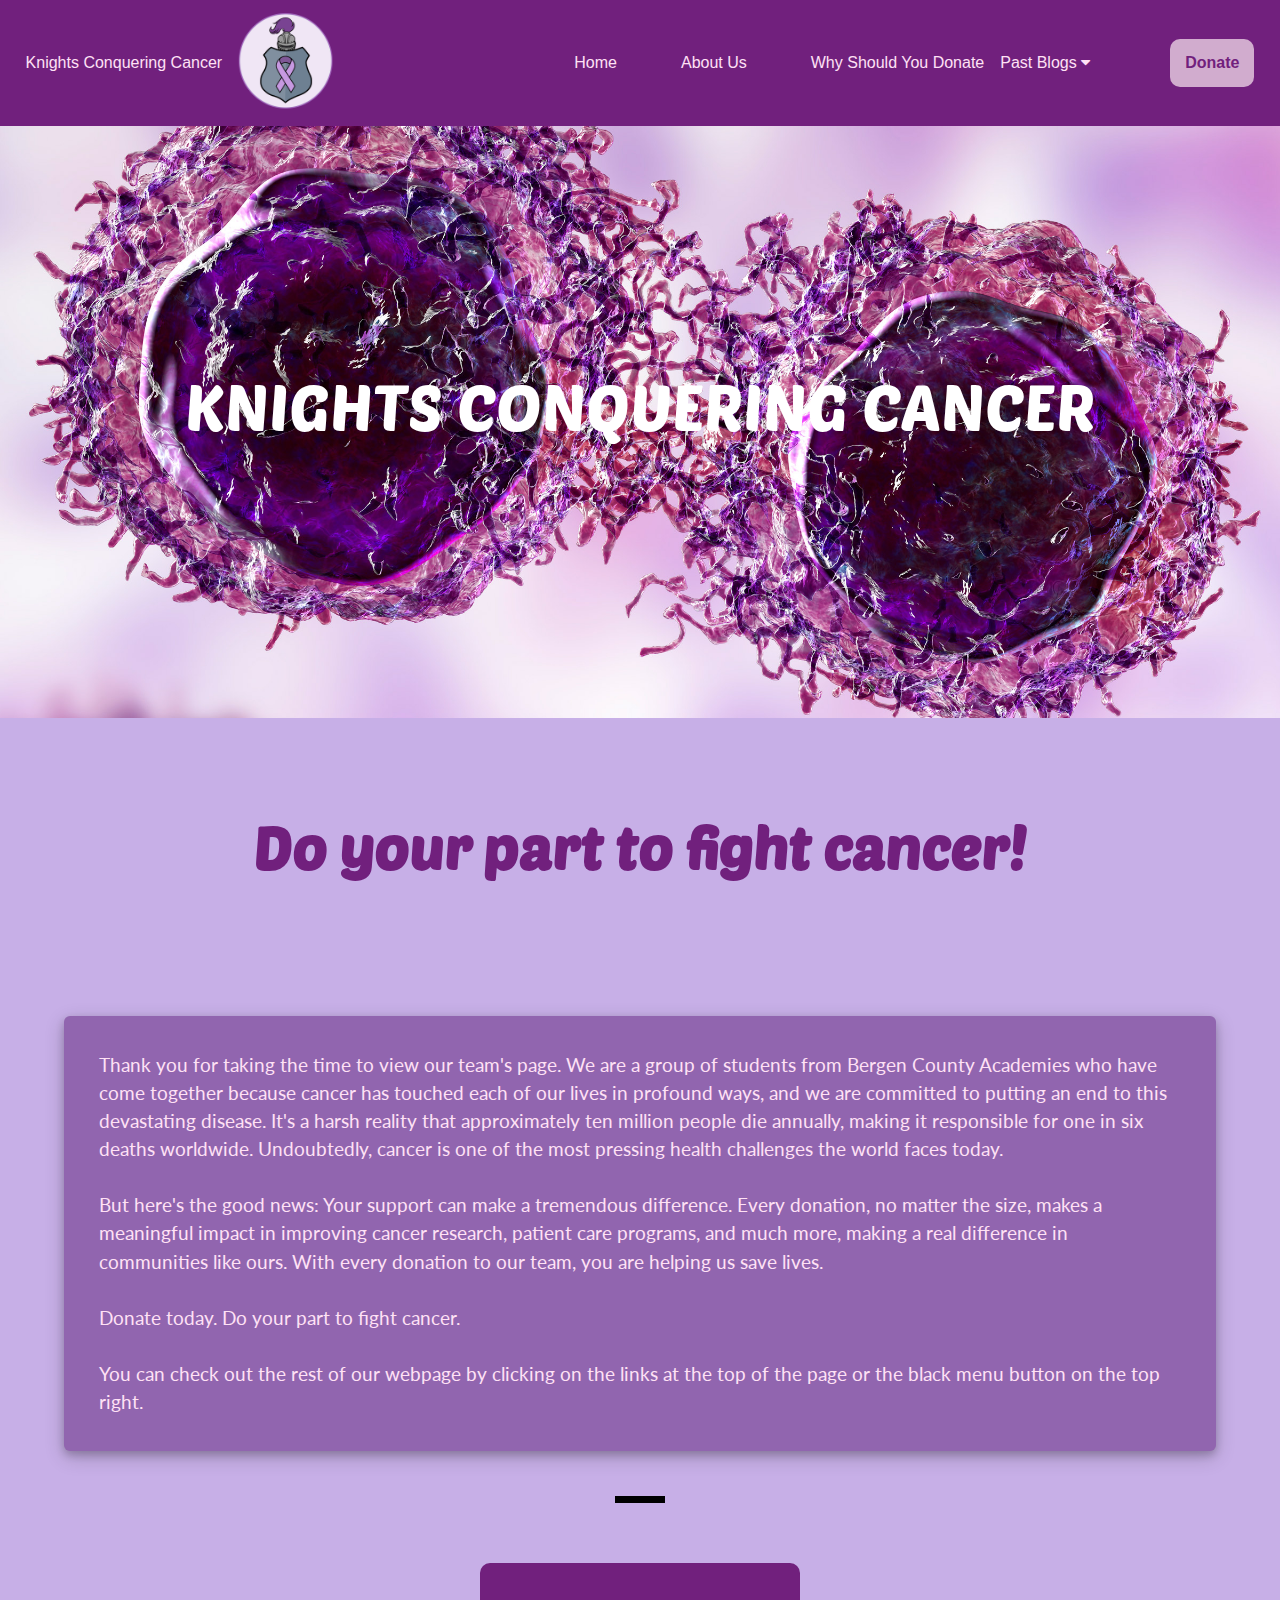
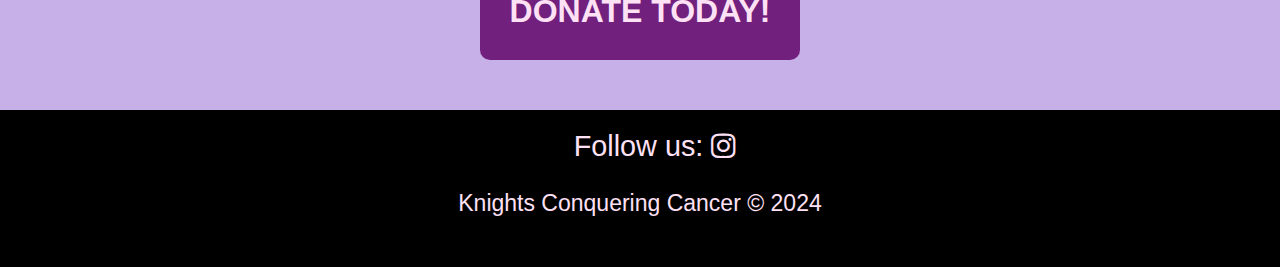
<file: HTML/index.html>
<!-- IDEAS:

    1. Make all blog images in blogs.html modals
    2. Add 3D model
    3. Search function for blogs
    4. Add AOS

-->

<!-- TO DO NEXT:
    Slideshow changes
    Add AOS

 -->
 <!-- 
    FINISHED:
  -->

 <!-- BUGS:
    None
    
  -->

<!-- NEEDED

    1. Different labcoat photo
    2. Add favicon
    3. Alt text

 -->

<!DOCTYPE html>
<html lang="en-us">
<head>
    <meta charset="UTF-8">
    <meta name="viewport" content="width=device-width, initial-scale=1.0">
    <link rel="stylesheet" href="../CSS/styles.css">
    <link rel="stylesheet" href="../CSS/navbar.css">
    <link rel="stylesheet" href="https://cdnjs.cloudflare.com/ajax/libs/font-awesome/4.7.0/css/font-awesome.min.css">
    <title>ACS Fundraising</title>
    <link rel="icon" type="image/x-icon" href="../img/result (3).png">
    
    
    <link rel="preconnect" href="https://fonts.googleapis.com">
    <link rel="preconnect" href="https://fonts.gstatic.com" crossorigin>
    <link href="https://fonts.googleapis.com/css2?family=Lato:ital,wght@0,100;0,300;0,400;0,700;0,900;1,100;1,300;1,400;1,700;1,900&display=swap" rel="stylesheet">
    <link href="https://fonts.googleapis.com/css2?family=Lato:ital,wght@0,100;0,300;0,400;0,700;0,900;1,100;1,300;1,400;1,700;1,900&family=Poetsen+One&display=swap" rel="stylesheet">
</head>
<body>

    <nav class="navbar">
        <div class="center">
            <a href="index.html" class="logo">Knights Conquering Cancer</a>
            <img src="../img/result (3).png" alt="Logo" class="logoimg">
        </div>
        
        <ul class="menu">
            <li class="nitem"><a href="index.html" class="nlink">Home</a></li>
            <li class="nitem"><a href="members.html" class="nlink">About Us</a></li>
            <li class="nitem"><a href="about.html" class="nlink">Why Should You Donate</a></li>
            <div class="dropdown" class="nlink">
                <button class="dropbtn">Past Blogs
                  <i class="fa fa-caret-down"></i>
                </button>
                <div class="dropdown-content">
                  <a href="/KCCFundraising/HTML/blogs.html#wf">Weekly Facts</a>
                  <a href="/KCCFundraising/HTML/blogs.html#infog">Infographics</a>
                </div>
            </div>
            <!-- <li class="nitem"><a href="blogs.html" class="nlink">Past Blogs</a></li> -->
            <li class="nitem" id="navbar-donate"><a target="_blank" href="https://secure.acsevents.org/site/STR?fr_id=108592&pg=team&team_id=2739088" class="nlink">Donate</a></li>
        </ul>
        <div class="hamburger">
            <span class="bar"></span>
            <span class="bar"></span>
            <span class="bar"></span>
        </div>
    </nav>

    <!-- <div id="startler">
        <div id="startlerText">KNIGHTS CONQUERING CANCER</div>
    </div> -->

    <div id="startlerContainer">
        <img src="../img/HomescreenIMG.jpg" alt="Cancer Picture" id="startlerImg">
        <div id="startlerText" class="glow">KNIGHTS CONQUERING CANCER</div>
    </div>
    
    <div class="subsectext">
        <h1>Do your part to fight cancer!</h1>
    </div>
    <div class="modalText">Thank you for taking the time to view our team's page. We are a group of students from Bergen County Academies who have come together because cancer has touched each of our lives in profound ways, and we are committed to putting an end to this devastating disease. It's a harsh reality that approximately ten million people die annually, making it responsible for one in six deaths worldwide. Undoubtedly, cancer is one of the most pressing health challenges the world faces today. <br><br>
        But here's the good news: Your support can make a tremendous difference. Every donation, no matter the size, makes a meaningful impact in improving cancer research, patient care programs, and much more, making a real difference in communities like ours. With every donation to our team, you are helping us save lives. <br><br>
        Donate today. Do your part to fight cancer. <br></br>You can check out the rest of our webpage by clicking on the links at the top of the page or the black menu button on the top right.</div>
    <hr class="sep" style="margin-top:20px;">
    <div class="buttonwrap">
        <button class="bigdonate" onclick="location.href = 'https://secure.acsevents.org/site/STR?fr_id=108592&pg=team&team_id=2739088';">DONATE TODAY!</button>
    </div>

    <!-- <div class="recentBlogs">
        <h3 class="subsectext">See some of our recent infographics</h3>
        <div id="blogs">
            <div class="blog">
                <img src="https://www.w3schools.com/css/rock600x400.jpg" alt="Infographic 1 Photo" class="blogphoto">
                <h3 class="blogtext">Lorem ipsum dolor sit amet.</h3>
                <button class="sm" onclick="location.href = 'blogs.html#infog1';">See more</button>
            </div>
            <div class="blog">
                <img src="https://www.w3schools.com/css/rock600x400.jpg" alt="Infographic 1 Photo" class="blogphoto">
                <h3 class="blogtext">Lorem ipsum dolor sit amet.</h3>
                <button class="sm" onclick="location.href = 'blogs.html#infog1';">See more</button>
            </div>
            <div class="blog">
                <img src="https://www.w3schools.com/css/rock600x400.jpg" alt="Infographic 1 Photo" class="blogphoto">
                <h3 class="blogtext">Lorem ipsum dolor sit amet.</h3>
                <button class="sm" onclick="location.href = 'blogs.html#infog1';">See more</button>
            </div>
            <div class="blog">
                <img src="https://www.w3schools.com/css/rock600x400.jpg" alt="Infographic 1 Photo" class="blogphoto">
                <h3 class="blogtext">Lorem ipsum dolor sit amet.</h3>
                <button class="sm" onclick="location.href = 'blogs.html#infog1';">See more</button>
            </div>
            <div class="blog">
                <img src="https://www.w3schools.com/css/rock600x400.jpg" alt="Infographic 1 Photo" class="blogphoto">
                <h3 class="blogtext">Lorem ipsum dolor sit amet.</h3>
                <button class="sm" onclick="location.href = 'blogs.html#infog1';">See more</button>
            </div>
            <div class="blog">
                <img src="https://www.w3schools.com/css/rock600x400.jpg" alt="Infographic 1 Photo" class="blogphoto">
                <h3 class="blogtext">Lorem ipsum dolor sit amet.</h3>
                <button class="sm" onclick="location.href = 'blogs.html#infog1';">See more</button>
            </div>
            <div class="blog">
                <img src="https://www.w3schools.com/css/rock600x400.jpg" alt="Infographic 1 Photo" class="blogphoto">
                <h3 class="blogtext">Lorem ipsum dolor sit amet.</h3>
                <button class="sm" onclick="location.href = 'blogs.html#infog1';">See more</button>
            </div>
            <div class="blog">
                <img src="https://www.w3schools.com/css/rock600x400.jpg" alt="Infographic 1 Photo" class="blogphoto">
                <h3 class="blogtext">Lorem ipsum dolor sit amet.</h3>
                <button class="sm" onclick="location.href = 'blogs.html#infog1';">See more</button>
            </div>
            
            <div class="blog">
                <img src="https://www.w3schools.com/css/rock600x400.jpg" alt="Infographic 3 Photo" class="blogphoto">
                <h3 class="blogtext">Lorem ipsum dolor sit amet.</h3>
                <button class="sm" onclick="location.href = 'blogs.html#infog3';">See more</button>
            </div>
        </div>
    </div> -->

    <!-- <div class="recentWeeklyFacts">
        <h3 class="subsectext">See some of our recent weekly facts</h3>
        <div id="blogs">
            <div class="blog">
                <img src="https://www.w3schools.com/css/rock600x400.jpg" alt="Fact 1 Photo" class="blogphoto">
                <h3 class="blogtext">Lorem ipsum dolor sit amet.</h3>
                <button class="sm" onclick="location.href = 'blogs.html#wf1';">See more</button>
            </div>
            
            <div class="blog">
                <img src="https://www.w3schools.com/css/rock600x400.jpg" alt="Fact 2 Photo" class="blogphoto">
                <h3 class="blogtext">Lorem ipsum dolor sit amet.</h3>
                <button class="sm" onclick="location.href = 'blogs.html#wf2';">See more</button>
            </div>
            
            <div class="blog">
                <img src="https://www.w3schools.com/css/rock600x400.jpg" alt="Fact 3 Photo" class="blogphoto">
                <h3 class="blogtext">Lorem ipsum dolor sit amet.</h3>
                <button class="sm" onclick="location.href = 'blogs.html#wf3';">See more</button>
            </div>
        </div>
    </div> -->
    
    
    <div>
        
    </div>

    <footer>
        <p class="footertext">
            Follow us:
            <a href="https://www.instagram.com/knights.conquering.cancer" style="width: 5px;"><i class="fa fa-instagram"></i></a>
        </p>
        <br>
        <p class="copyright">
            Knights Conquering Cancer &copy; 2024
        </p>
    </footer>
    
    <script src="../JS/navbar.js" defer></script>
    <script src="../JS/script.js"></script>
</body>
</html>
</file>
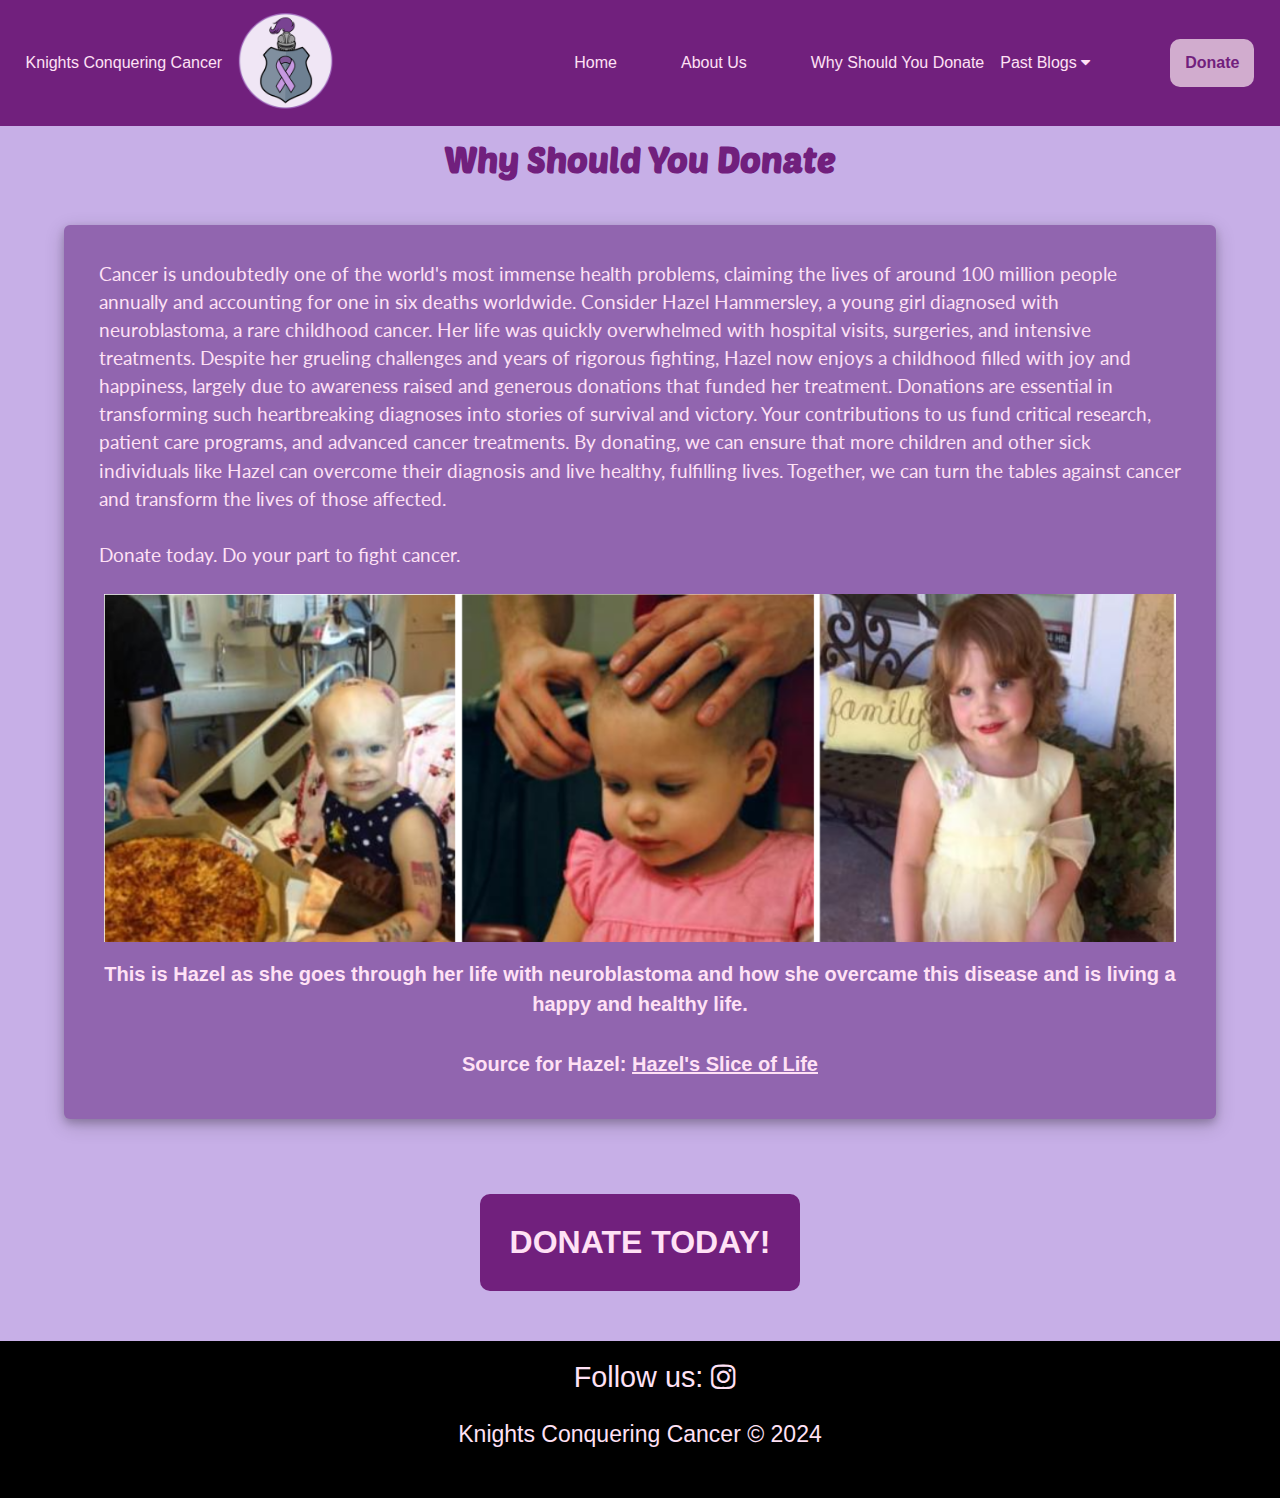
<file: HTML/about.html>
<!DOCTYPE html>
<html lang="en">
<head>
    <meta charset="UTF-8">
    <meta name="viewport" content="width=device-width, initial-scale=1.0">
    <link rel="stylesheet" href="../CSS/navbar.css">
    <link rel="stylesheet" href="../CSS/about.css">
    <link rel="stylesheet" href="https://cdnjs.cloudflare.com/ajax/libs/font-awesome/4.7.0/css/font-awesome.min.css">
    <script defer src="../JS/navbar.js"></script>
    <link rel="icon" type="image/x-icon" href="../img/result (3).png">
    <link rel="preconnect" href="https://fonts.googleapis.com">
    <link rel="preconnect" href="https://fonts.gstatic.com" crossorigin>
    <link href="https://fonts.googleapis.com/css2?family=Lato:ital,wght@0,100;0,300;0,400;0,700;0,900;1,100;1,300;1,400;1,700;1,900&display=swap" rel="stylesheet">
    <link href="https://fonts.googleapis.com/css2?family=Lato:ital,wght@0,100;0,300;0,400;0,700;0,900;1,100;1,300;1,400;1,700;1,900&family=Poetsen+One&display=swap" rel="stylesheet">
    <title>About Us</title>
</head>
<body>


    <nav class="navbar">
        <div class="center">
            <a href="index.html" class="logo">Knights Conquering Cancer</a>
            <img src="../img/result (3).png" alt="Logo" class="logoimg">
        </div>
        
        <ul class="menu">
            <li class="nitem"><a href="index.html" class="nlink">Home</a></li>
            <li class="nitem"><a href="members.html" class="nlink">About Us</a></li>
            <li class="nitem"><a href="about.html" class="nlink">Why Should You Donate</a></li>
            <div class="dropdown" class="nlink">
                <button class="dropbtn">Past Blogs
                  <i class="fa fa-caret-down"></i>
                </button>
                <div class="dropdown-content">
                  <a href="/KCCFundraising/HTML/blogs.html#wf">Weekly Facts</a>
                  <a href="/KCCFundraising/HTML/blogs.html#infog">Infographics</a>
                </div>
            </div>
            <!-- <li class="nitem"><a href="blogs.html" class="nlink">Past Blogs</a></li> -->
            <li class="nitem" id="navbar-donate"><a target="_blank" href="https://secure.acsevents.org/site/STR?fr_id=108592&pg=team&team_id=2739088" class="nlink">Donate</a></li>
        </ul>
        <div class="hamburger">
            <span class="bar"></span>
            <span class="bar"></span>
            <span class="bar"></span>
        </div>
    </nav>

    <div id="essay">
        <h1 class="text">Why Should You Donate</h1>
        <div class="modalText">
            <p>
                
Cancer is undoubtedly one of the world's most immense health problems, claiming the lives of around 100 million people annually and accounting for one in six deaths worldwide. Consider Hazel Hammersley, a young girl diagnosed with neuroblastoma, a rare childhood cancer. Her life was quickly overwhelmed with hospital visits, surgeries, and intensive treatments. Despite her grueling challenges and years of rigorous fighting, Hazel now enjoys a childhood filled with joy and happiness, largely due to awareness raised and generous donations that funded her treatment. Donations are essential in transforming such heartbreaking diagnoses into stories of survival and victory. Your contributions to us fund critical research, patient care programs, and advanced cancer treatments. By donating, we can ensure that more children and other sick individuals like Hazel can overcome their diagnosis and live healthy, fulfilling lives. Together, we can turn the tables against cancer and transform the lives of those affected. 
<br><br />Donate today. Do your part to fight cancer.

            </p>
            <figure>
                <img src="../img/hazelImages.png" class="aboutImg">
                <figcaption>This is Hazel as she goes through her life with neuroblastoma and how she overcame this disease and is living a happy and healthy life.
                    <br><br />
                    Source for Hazel: 
                    <a target="_blank" href="https://www.chla.org/blog/patients/hazels-slice-life"><u>Hazel's Slice of Life</u></a>
                </figcaption>
            </figure>
        </div>
        
    </div>
    <div class="buttonwrap">
        <button class="bigdonate" onclick="location.href = 'https://secure.acsevents.org/site/STR?fr_id=108592&pg=team&team_id=2739088';">DONATE TODAY!</button>
    </div>



    <footer>
        <p class="footertext">
            Follow us:
            
            <a href="https://www.instagram.com/knights.conquering.cancer" ><i class="fa fa-instagram"></i></a>
        </p>
        <br>
        <p class="copyright">
            Knights Conquering Cancer &copy; 2024
        </p>
    </footer>
</body>
</html>
</file>
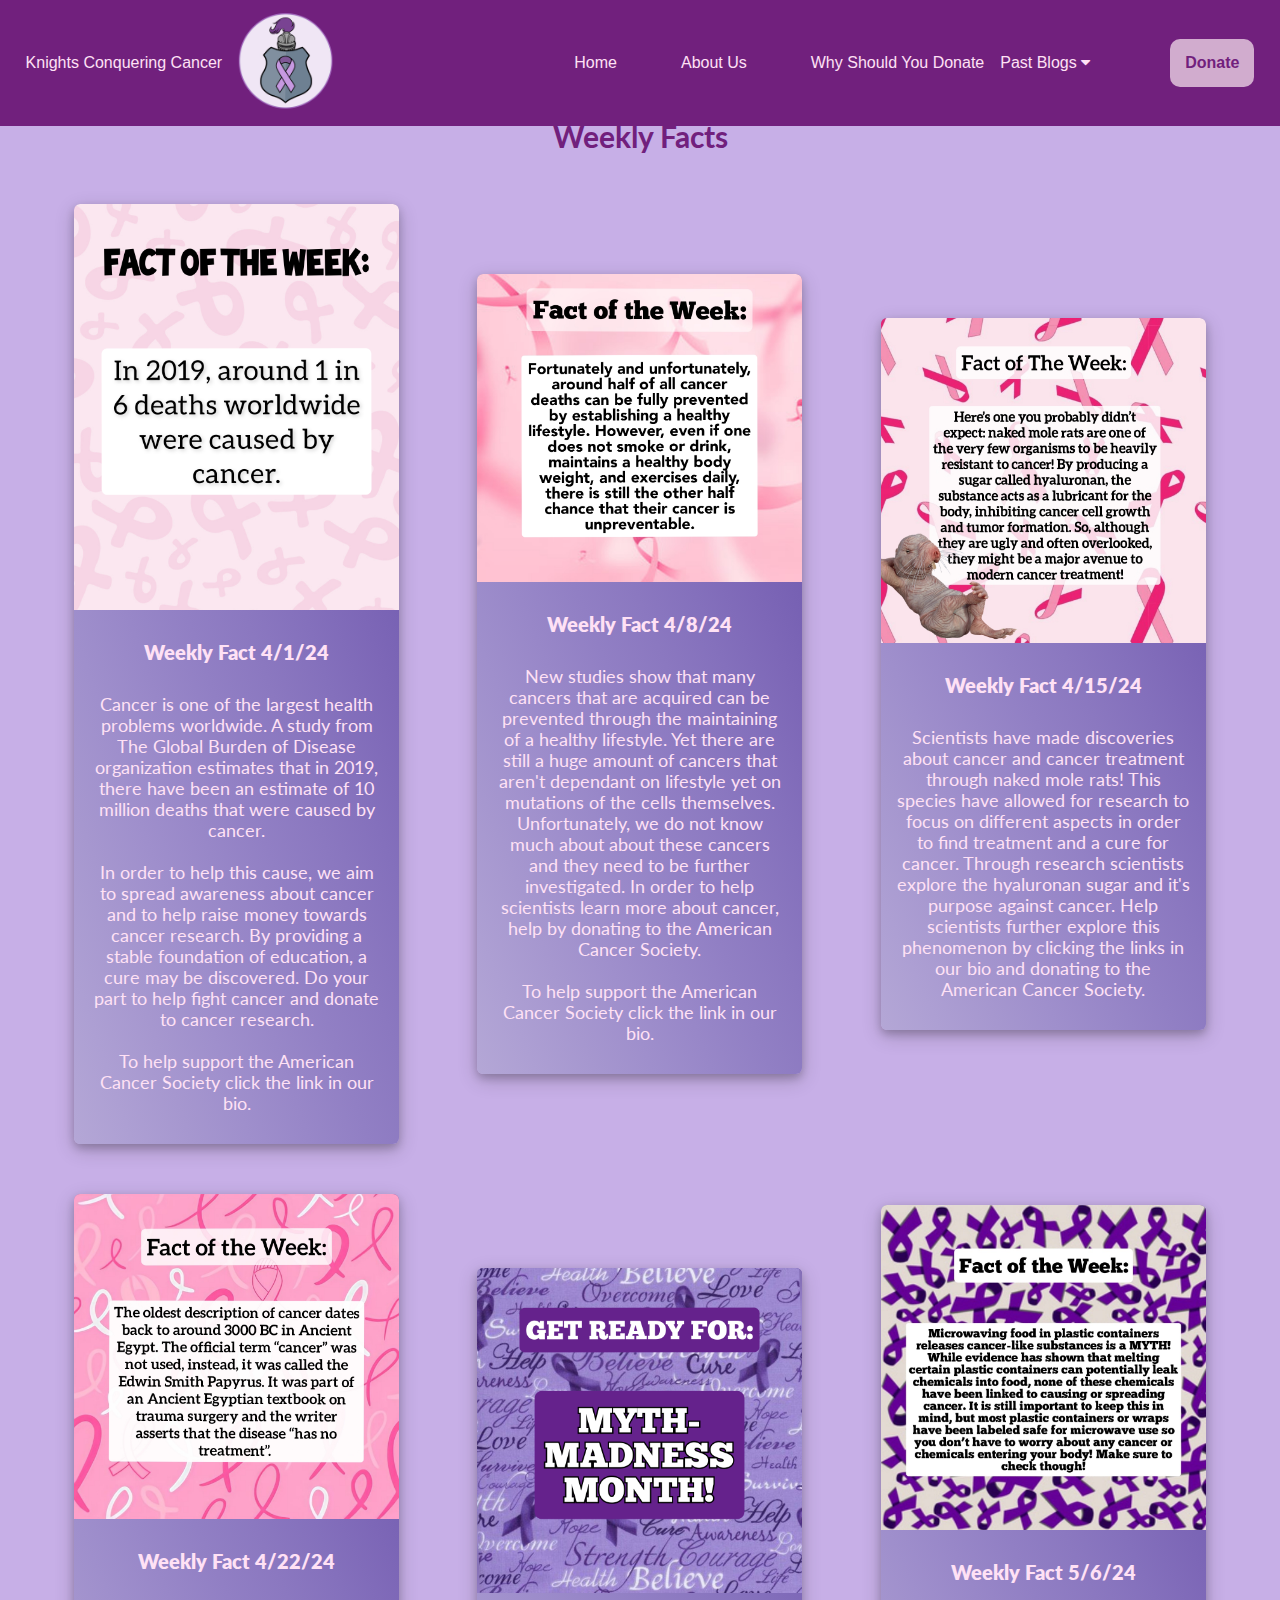
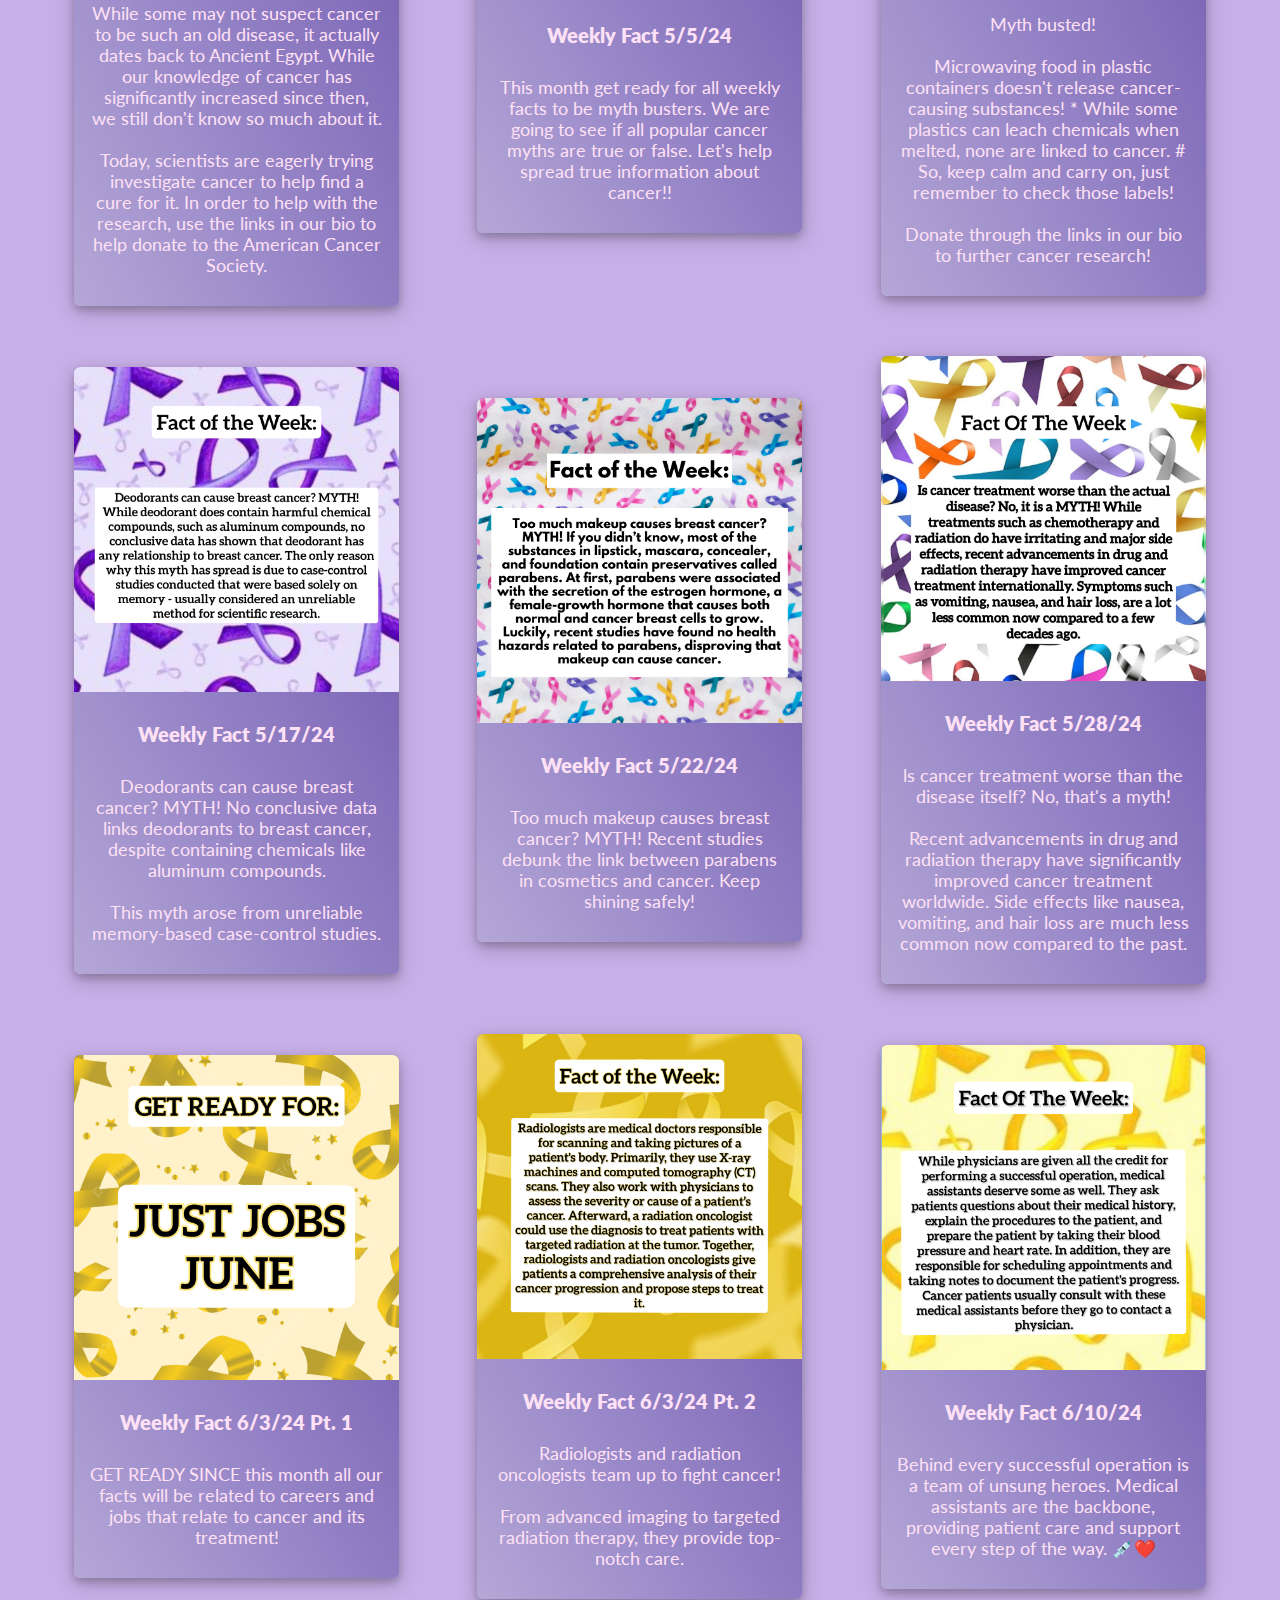
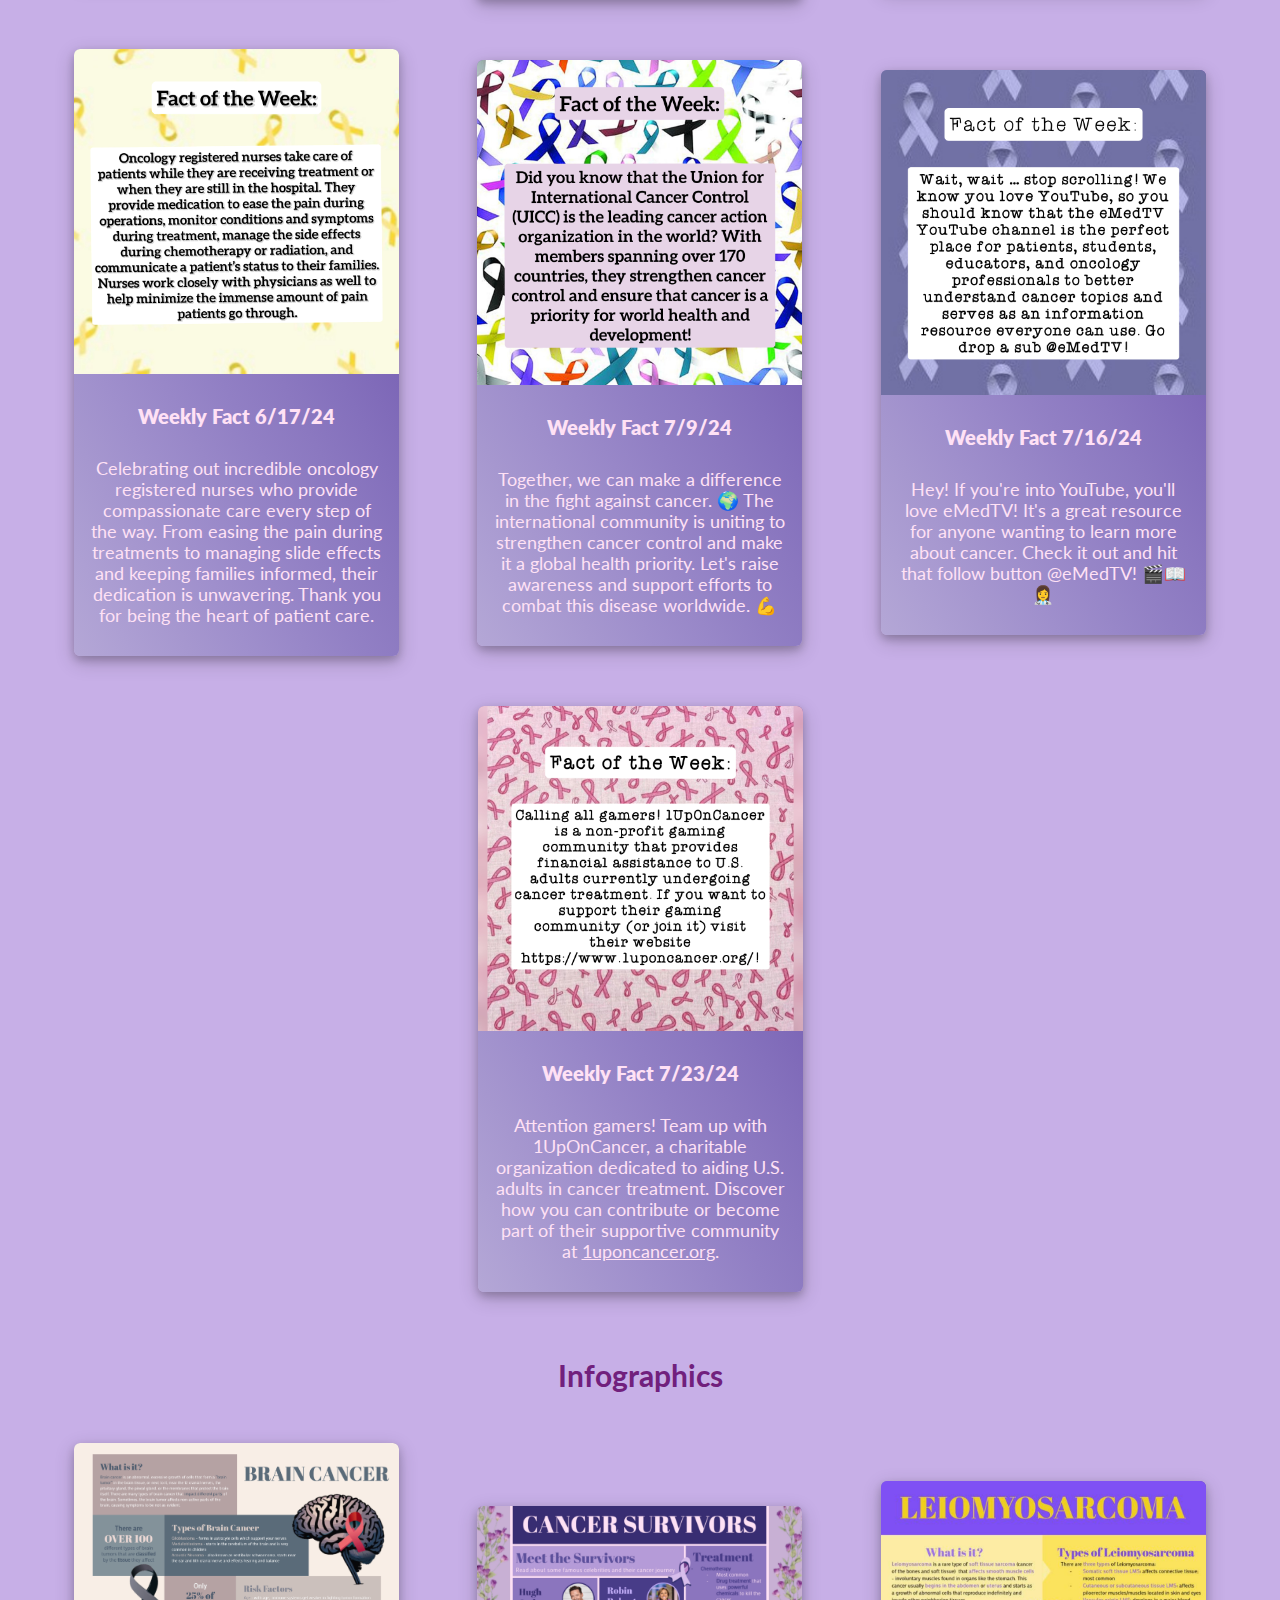
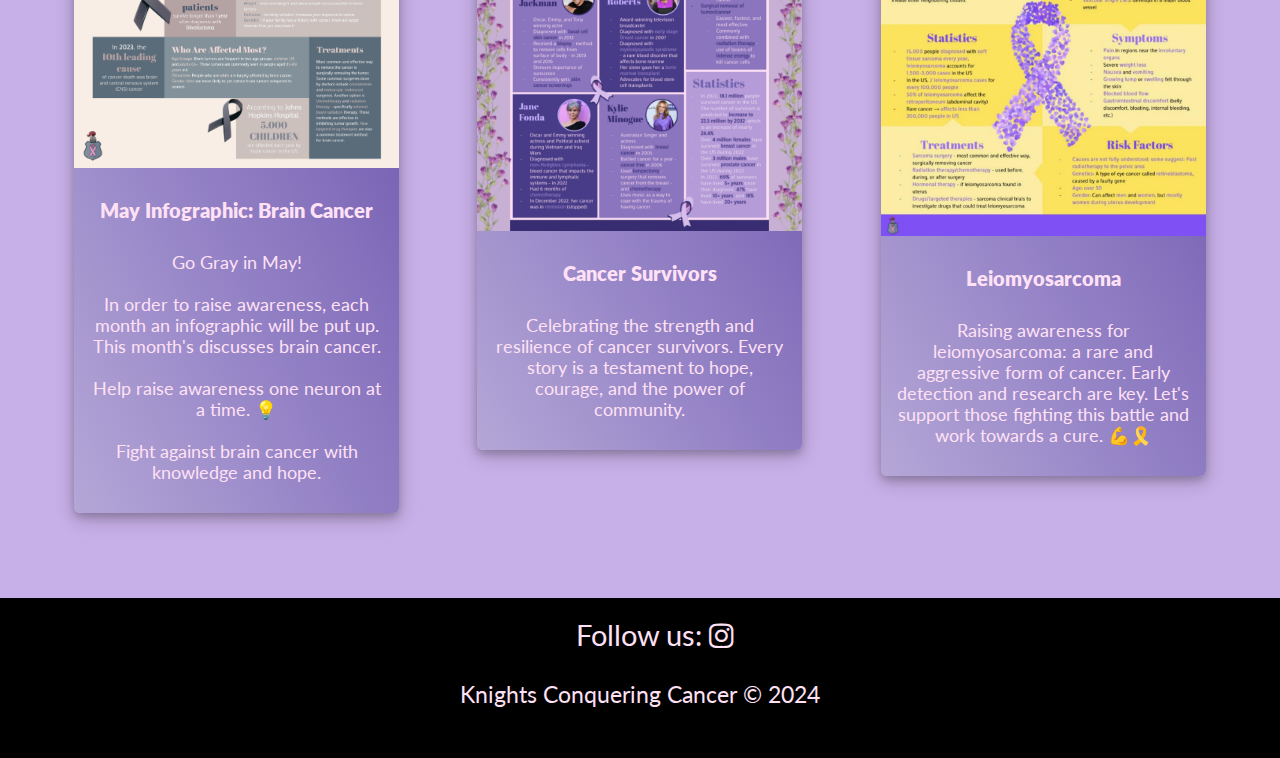
<file: HTML/blogs.html>
<!DOCTYPE html>
<html lang="en">
<head>
    <meta charset="UTF-8">
    <meta name="viewport" content="width=device-width, initial-scale=1.0">
    <link rel="stylesheet" href="../CSS/navbar.css">
    <link rel="stylesheet" href="../CSS/blogs.css">
    <link rel="stylesheet" href="https://cdnjs.cloudflare.com/ajax/libs/font-awesome/4.7.0/css/font-awesome.min.css">
    <script src="../JS/navbar.js" defer></script>
    <script src="../JS/blogs.js" defer></script>
    <link rel="icon" type="image/x-icon" href="../img/result (3).png">
    <link rel="preconnect" href="https://fonts.googleapis.com">
    <link rel="preconnect" href="https://fonts.gstatic.com" crossorigin>
    
    <link href="https://fonts.googleapis.com/css2?family=Lato:ital,wght@0,100;0,300;0,400;0,700;0,900;1,100;1,300;1,400;1,700;1,900&display=swap" rel="stylesheet">
    <title>Past Blogs</title>
</head>
<body>
    <nav class="navbar">
        <div class="center">
            <a href="index.html" class="logo">Knights Conquering Cancer</a>
            <img src="../img/result (3).png" alt="Logo" class="logoimg">
        </div>
        
        <ul class="menu">
            <li class="nitem"><a href="index.html" class="nlink">Home</a></li>
            <li class="nitem"><a href="members.html" class="nlink">About Us</a></li>
            <li class="nitem"><a href="about.html" class="nlink">Why Should You Donate</a></li>
            <div class="dropdown" class="nlink">
                <button class="dropbtn">Past Blogs
                  <i class="fa fa-caret-down"></i>
                </button>
                <div class="dropdown-content">
                  <a href="/KCCFundraising/HTML/blogs.html#wf">Weekly Facts</a>
                  <a href="/KCCFundraising/HTML/blogs.html#infog">Infographics</a>
                </div>
            </div>
            <!-- <li class="nitem"><a href="blogs.html" class="nlink">Past Blogs</a></li> -->
            <li class="nitem" id="navbar-donate"><a target="_blank" href="https://secure.acsevents.org/site/STR?fr_id=108592&pg=team&team_id=2739088" class="nlink">Donate</a></li>
        </ul>
        <div class="hamburger">
            <span class="bar"></span>
            <span class="bar"></span>
            <span class="bar"></span>
        </div>
    </nav>
    <h1 class="overviewTitle" id="navTop">Weekly Facts</h1>
    <div class="main" id="wf">

    </div>
    <h1 class="overviewTitle">Infographics</h1>
    <div class="main" id="infog">

    </div>
    <footer>
        <p class="footertext">
            Follow us:
  
            <a href="https://www.instagram.com/knights.conquering.cancer"><i class="fa fa-instagram"></i></a>
        </p>
        <br>
        <p class="copyright">
            Knights Conquering Cancer &copy; 2024
        </p>
    </footer>
</body>
</html>
</file>
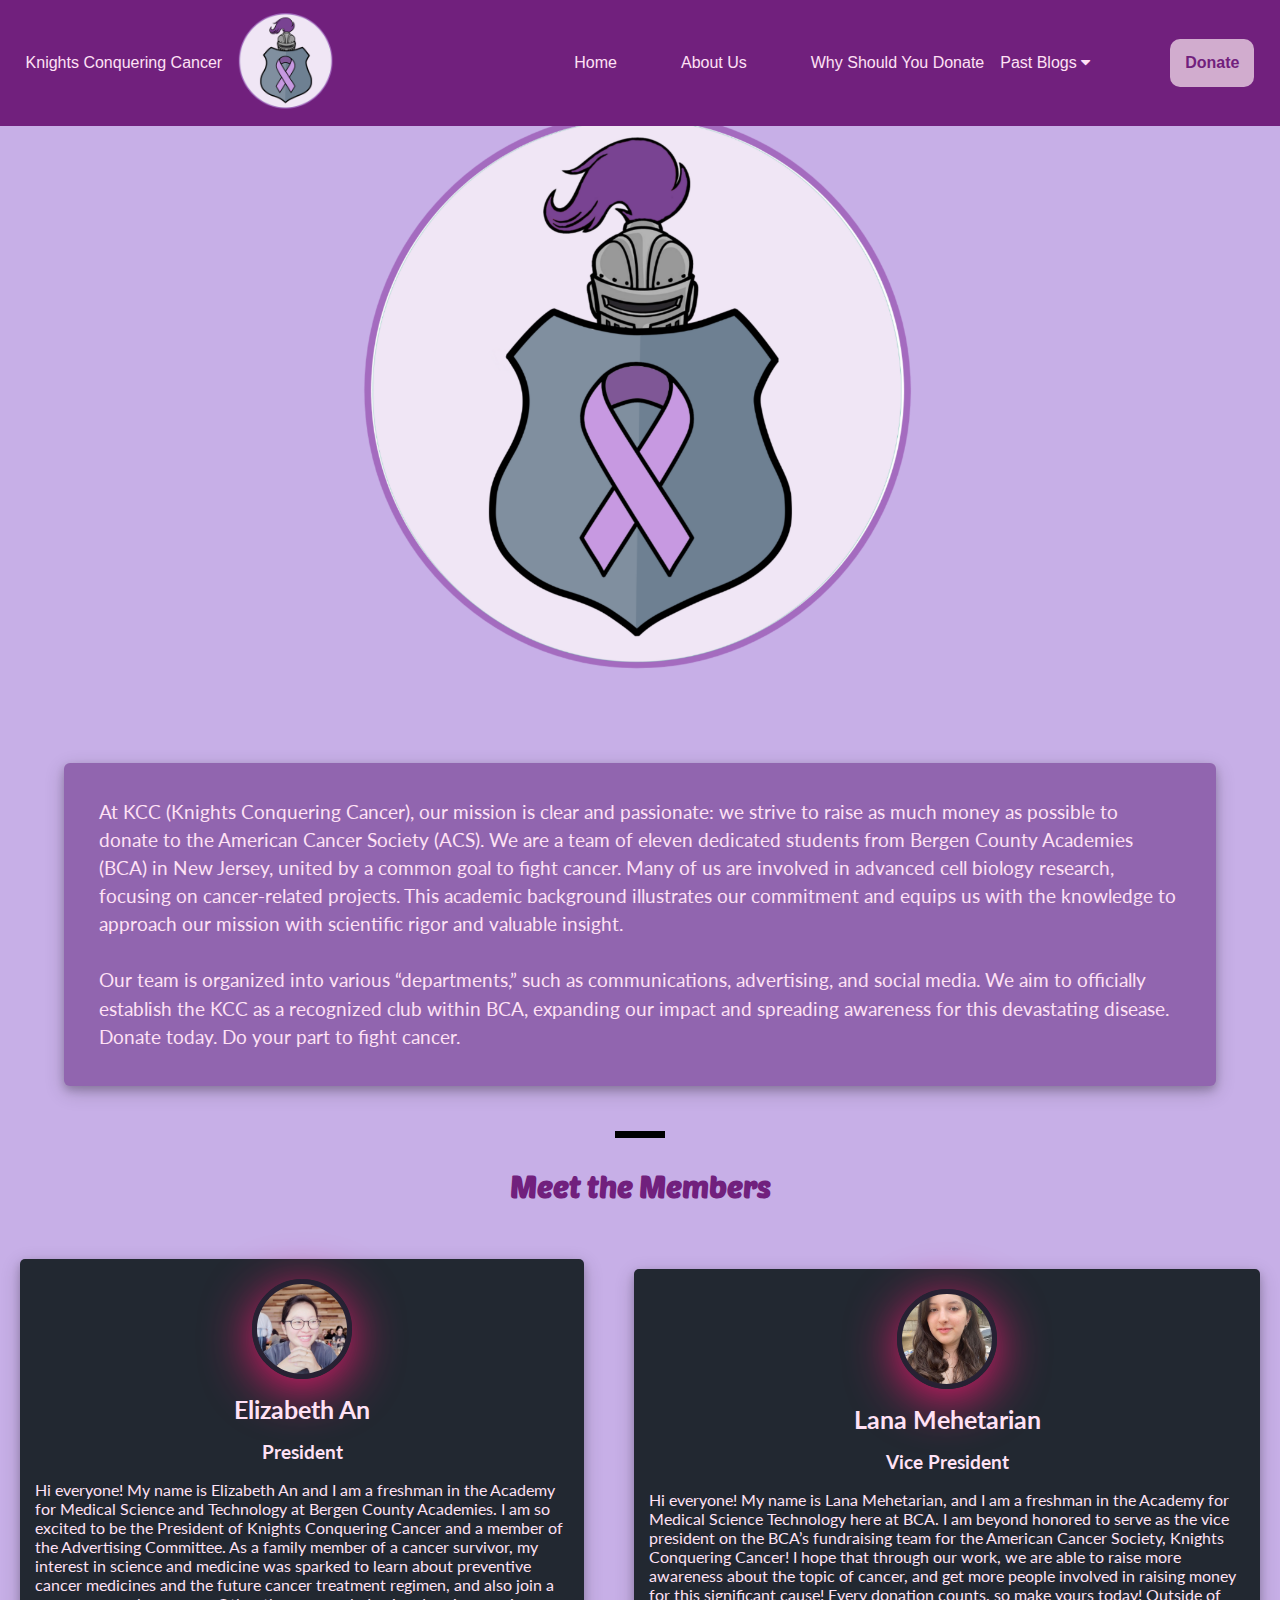
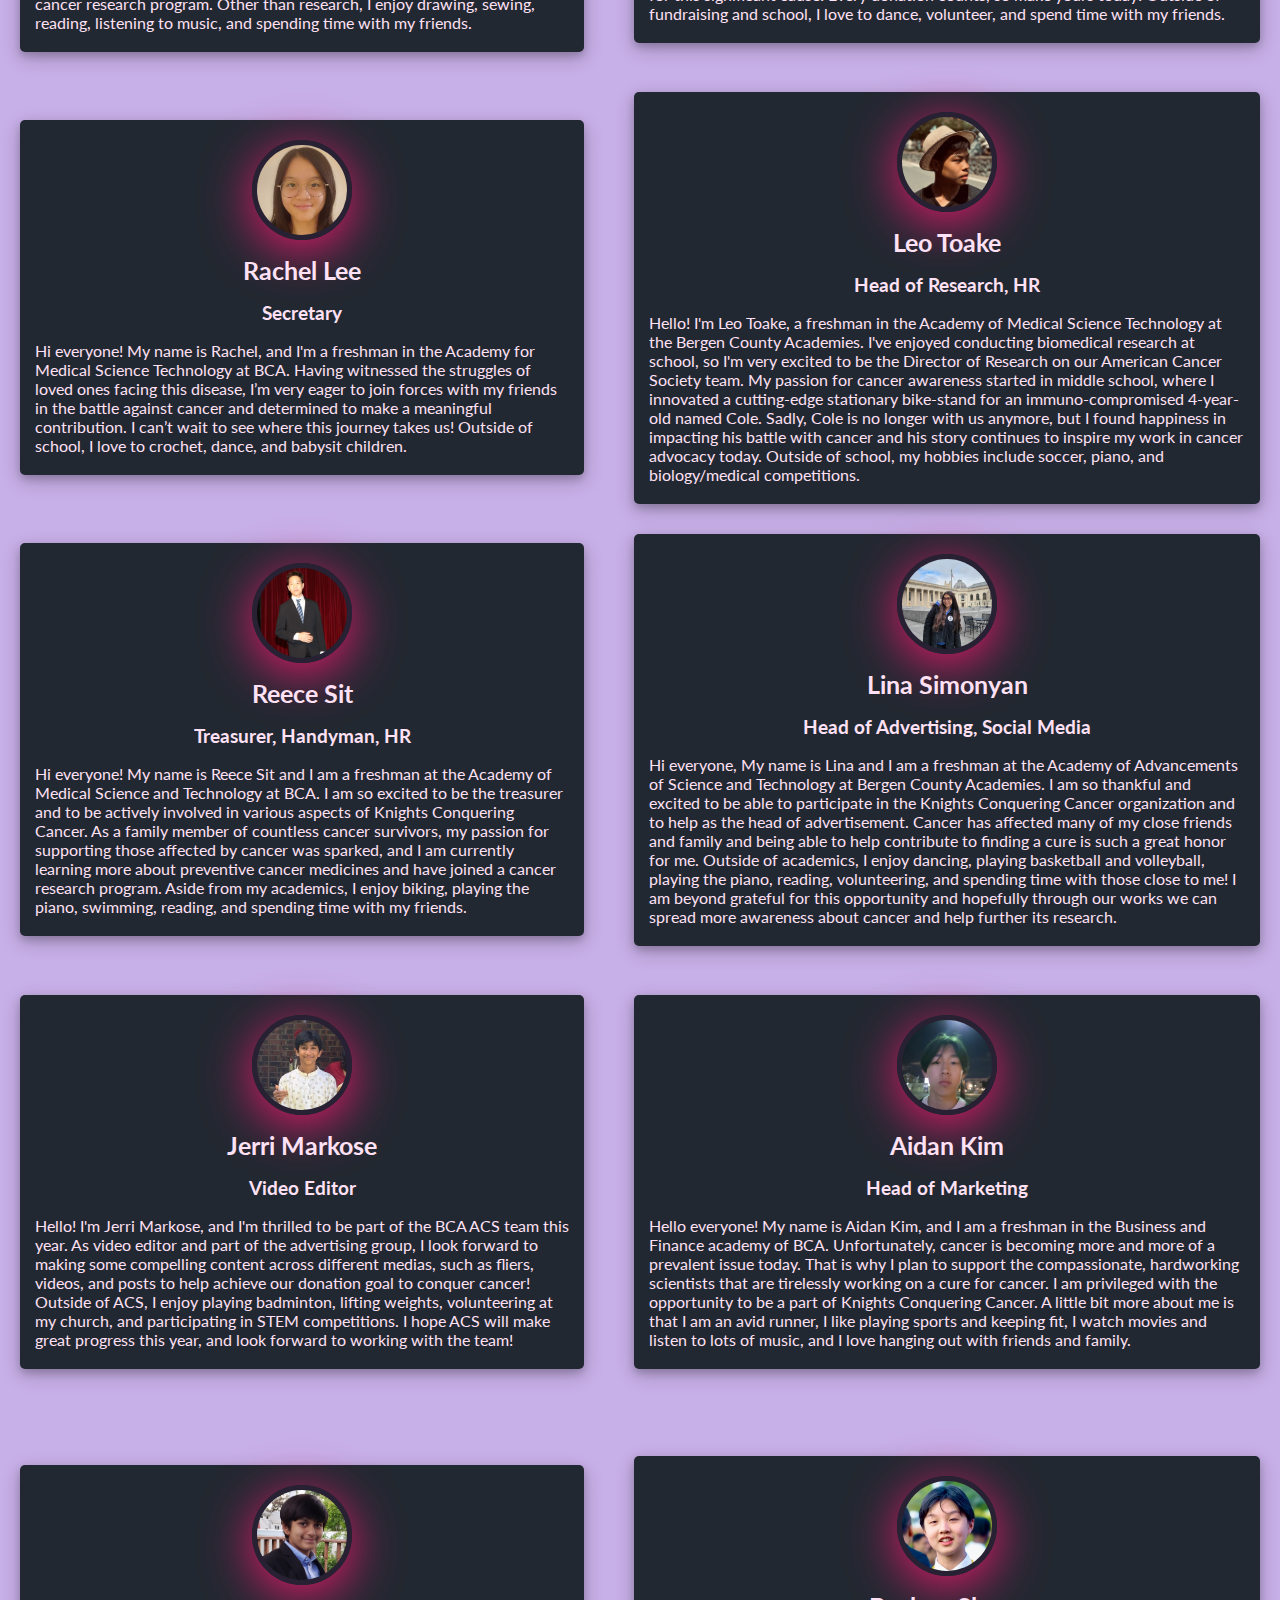
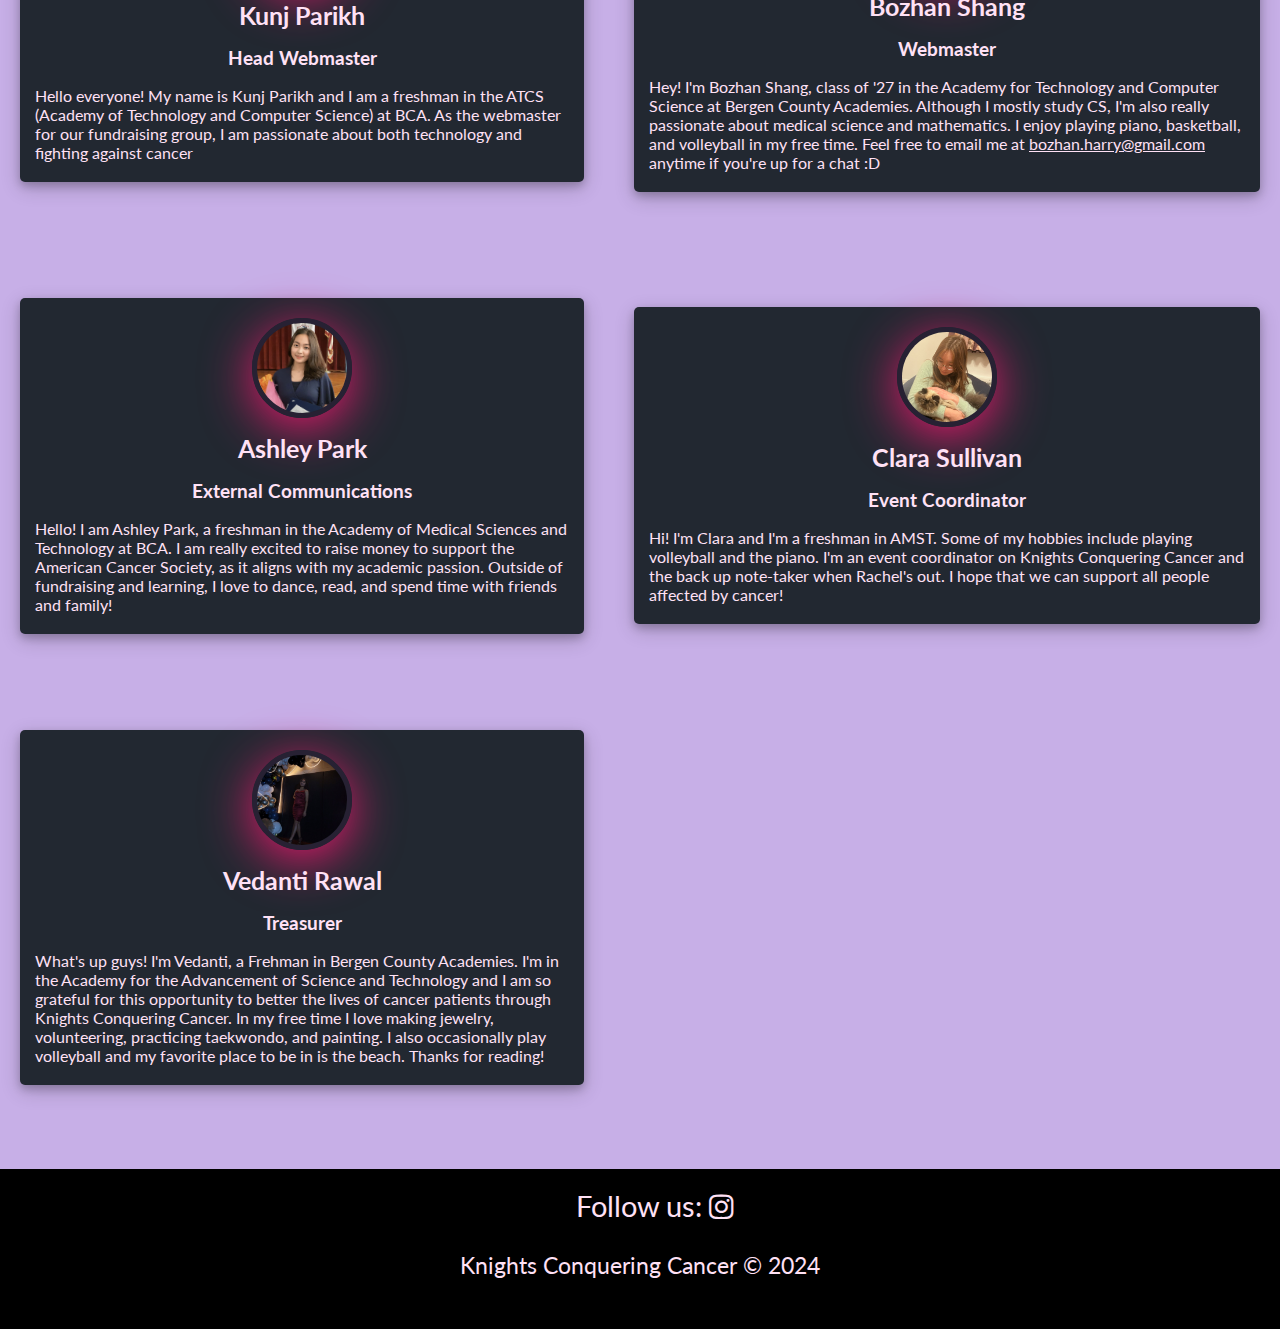
<file: HTML/members.html>
<!DOCTYPE html>
<html lang="en">
<head>
    <meta charset="UTF-8">
    <meta name="viewport" content="width=device-width, initial-scale=1.0">
    <title>Members</title>
    <script src="../JS/navbar.js" defer></script>
    <link rel="icon" type="image/x-icon" href="../img/result (3).png">
    <link rel="stylesheet" href="../CSS/navbar.css">
    <link rel="stylesheet" href="../CSS/members.css">
    <link rel="stylesheet" href="https://cdnjs.cloudflare.com/ajax/libs/font-awesome/4.7.0/css/font-awesome.min.css">
    <link rel="preconnect" href="https://fonts.googleapis.com">
    <link rel="preconnect" href="https://fonts.gstatic.com" crossorigin>
    <link href="https://fonts.googleapis.com/css2?family=Lato:ital,wght@0,100;0,300;0,400;0,700;0,900;1,100;1,300;1,400;1,700;1,900&display=swap" rel="stylesheet">
    <link href="https://fonts.googleapis.com/css2?family=Lato:ital,wght@0,100;0,300;0,400;0,700;0,900;1,100;1,300;1,400;1,700;1,900&family=Poetsen+One&display=swap" rel="stylesheet">
</head>
<body>
    <nav class="navbar">
        <div class="center">
            <a href="index.html" class="logo">Knights Conquering Cancer</a>
            <img src="../img/result (3).png" alt="Logo" class="logoimg">
        </div>
        
        
        <ul class="menu">
            <li class="nitem"><a href="index.html" class="nlink">Home</a></li>
            <li class="nitem"><a href="members.html" class="nlink">About Us</a></li>
            <li class="nitem"><a href="about.html" class="nlink">Why Should You Donate</a></li>
            <div class="dropdown" class="nlink">
                <button class="dropbtn">Past Blogs
                  <i class="fa fa-caret-down"></i>
                </button>
                <div class="dropdown-content">
                  <a href="/KCCFundraising/HTML/blogs.html#wf">Weekly Facts</a>
                  <a href="/KCCFundraising/HTML/blogs.html#infog">Infographics</a>
                </div>
            </div>
            <!-- <li class="nitem"><a href="blogs.html" class="nlink">Past Blogs</a></li> -->
            <li class="nitem" id="navbar-donate"><a target="_blank" href="https://secure.acsevents.org/site/STR?fr_id=108592&pg=team&team_id=2739088" class="nlink">Donate</a></li>
        </ul>
        <div class="hamburger">
            <span class="bar"></span>
            <span class="bar"></span>
            <span class="bar"></span>
        </div>
    </nav>
    <div id="mainCenter">
        <img src="../img/result (3).png" id="labcoats" alt="Logo">
    </div>
    
    
    <div class="text">
        <div id="bio" class="modalText">
            At KCC (Knights Conquering Cancer), our mission is clear and passionate: we strive to raise as much money as possible to donate to the American Cancer Society (ACS). We are a team of eleven dedicated students from Bergen County Academies (BCA) in New Jersey, united by a common goal to fight cancer. Many of us are involved in advanced cell biology research, focusing on cancer-related projects. This academic background illustrates our commitment and equips us with the knowledge to approach our mission with scientific rigor and valuable insight. <br><br>Our team is organized into various “departments,” such as communications, advertising, and social media. We aim to officially establish the KCC as a recognized club within BCA, expanding our impact and spreading awareness for this devastating disease. Donate today. Do your part to fight cancer. 
        </div>
    </div>
    <hr class="sep">
    <h2 class="text">Meet the Members</h2>
    <br>
    <div id="meetteam">

        <div class="card" id="EA">
            <img src="../img/members/elizabethan.jpg" alt="Elizabeth An" class="cardImage">
            <h1 class="cardName">Elizabeth An</h1>
            <h3 class="role">President</h3>
            <p class="title">Hi everyone! My name is Elizabeth An and I am a freshman in the Academy for Medical Science and Technology at Bergen County Academies. I am so excited to be the President of Knights Conquering Cancer and a member of the Advertising Committee. As a family member of a cancer survivor, my interest in science and medicine was sparked to learn about preventive cancer medicines and the future cancer treatment regimen, and also join a cancer research program. Other than research, I enjoy drawing, sewing, reading, listening to music, and spending time with my friends.</p>
        </div>
        <div class="card" id="LM">
            <img src="../img/members/lanamehetarian.jpg" alt="Lana Mehetarian" class="cardImage">
            <h1 class="cardName">Lana Mehetarian</h1>
            <h3 class="role">Vice President</h3>
            <p class="title">Hi everyone! 
                My name is Lana Mehetarian, and I am a freshman in the Academy for Medical Science Technology here at BCA. I am beyond honored to serve as the vice president on the BCA’s fundraising team for the American Cancer Society, Knights Conquering Cancer! I hope that through our work, we are able to raise more awareness about the topic of cancer, and get more people involved in raising money for this significant cause! Every donation counts, so make yours today! Outside of fundraising and school, I love to dance, volunteer, and spend time with my friends.</p>
        </div>
        <div class="card" id="RL">
            <img src="../img/members/rachellee.jpg" alt="Rachel Lee" class="cardImage">
            <h1 class="cardName">Rachel Lee</h1>
            <h3 class="role">Secretary</h3>
            <p class="title">Hi everyone! My name is Rachel, and I'm a freshman in the Academy for Medical Science Technology at BCA. Having witnessed the struggles of loved ones facing this disease, I’m very eager to join forces with my friends in the battle against cancer and determined to make a meaningful contribution. I can’t wait to see where this journey takes us! Outside of school, I love to crochet, dance, and babysit children.</p>
        </div>
        
        <div class="card" id="LT">
            <img src="../img/members/leotoake.jpg" alt="Leo Toake" class="cardImage">
            <h1 class="cardName">Leo Toake</h1>
            <h3 class="role">Head of Research, HR</h3>
            <p class="title">Hello! I'm Leo Toake, a freshman in the Academy of Medical Science Technology at the Bergen County Academies. I've enjoyed conducting biomedical research at school, so I'm very excited to be the Director of Research on our American Cancer Society team. My passion for cancer awareness started in middle school, where I innovated a cutting-edge stationary bike-stand for an immuno-compromised 4-year-old named Cole. Sadly, Cole is no longer with us anymore, but I found happiness in impacting his battle with cancer and his story continues to inspire my work in cancer advocacy today. Outside of school, my hobbies include soccer, piano, and biology/medical competitions. </p>
        </div>
        <div class="card" id="RS">
            <img src="../img/members/reecesit.png" alt="Reece Sit" class="cardImage">
            <h1 class="cardName">Reece Sit</h1>
            <h3 class="role">Treasurer, Handyman, HR</h3>
            <p class="title">Hi everyone!
                My name is Reece Sit and I am a freshman at the Academy of Medical Science and Technology at BCA. I am so excited to be the treasurer and to be actively involved in various aspects of Knights Conquering Cancer. As a family member of countless cancer survivors, my passion for supporting those affected by cancer was sparked, and I am currently learning more about preventive cancer medicines and have joined a cancer research program. Aside from my academics, I enjoy biking, playing the piano, swimming, reading, and spending time with my friends.</p>
        </div>
        <div class="card" id="LS">
            <img src="../img/members/linasimonyan.jpg" alt="Lina Simonyan" class="cardImage">
            <h1 class="cardName">Lina Simonyan</h1>
            <h3 class="role">Head of Advertising, Social Media</h3>
            <p class="title">Hi everyone, My name is Lina and I am a freshman at the Academy of Advancements of Science and Technology at Bergen County Academies.

                I am so thankful and excited to be able to participate in the Knights Conquering Cancer organization and to help as the head of advertisement. Cancer has affected many of my close friends and family and being able to help contribute to finding a cure is such a great honor for me.
                
                Outside of academics, I enjoy dancing, playing basketball and volleyball, playing the piano, reading, volunteering, and spending time with those close to me! I am beyond grateful for this opportunity and hopefully through our works we can spread more awareness about cancer and help further its research.</p>
        </div>
        <div class="card" id="JM">
            <img src="../img/members/jerrimarkose.jpg" alt="Jerri Markose" class="cardImage">
            <h1 class="cardName">Jerri Markose</h1>
            <h3 class="role">Video Editor</h3>
            <p class="title">Hello! I'm Jerri Markose, and I'm thrilled to be part of the BCA ACS team this year. As video editor and part of the advertising group, I look forward to making some compelling content across different medias, such as fliers, videos, and posts to help achieve our donation goal to conquer cancer! Outside of ACS, I enjoy playing badminton, lifting weights, volunteering at my church, and participating in STEM competitions. I hope ACS will make great progress this year, and look forward to working with the team!</p>
        </div>
        <div class="card" id="AK">
            <img src="../img/members/aidankim.jpg" alt="Aidan Kim" class="cardImage">
            <h1 class="cardName">Aidan Kim</h1>
            <h3 class="role">Head of Marketing</h3>
            <p class="title">Hello everyone! My name is Aidan Kim, and I am a freshman in the Business and Finance academy of BCA. Unfortunately, cancer is becoming more and more of a prevalent issue today. That is why I plan to support the compassionate, hardworking scientists that are tirelessly working on a cure for cancer. I am privileged with the opportunity to be a part of Knights Conquering Cancer. A little bit more about me is that I am an avid runner, I like playing sports and keeping fit, I watch movies and listen to lots of music, and I love hanging out with friends and family.</p>
        </div>

        <div class="card" id="KP">
            <img src="../img/members/kunjparikh.jpg" alt="Kunj Parikh" class="cardImage">
            <h1 class="cardName">Kunj Parikh</h1>
            <h3 class="role">Head Webmaster</h3>
            <p class="title"> Hello everyone! My name is Kunj Parikh and I am a freshman in the ATCS (Academy of
                Technology and Computer Science) at BCA. As the webmaster for our fundraising group, I am
                passionate about both technology and fighting against cancer</p>
        </div>

        <div class="card" id="BS">
            <img src="../img/members/bozhanshang.jpg" alt="Bozhan Shang" class="cardImage">
            <h1 class="cardName">Bozhan Shang</h1>
            <h3 class="role">Webmaster</h3>
            <p class="title">Hey! I'm Bozhan Shang, class of '27 in the Academy for Technology and Computer Science at
                Bergen County Academies. Although I mostly study CS, I'm also really passionate about medical science and
                mathematics. I enjoy playing piano, basketball, and volleyball in my free time. Feel free to email me at <u><a href="mailto:bozhan.harry@gmail.com">bozhan.harry@gmail.com</a></u> anytime if you're up for a chat :D</p>
        </div>
        
        <div class="card" id="AP">
            <img src="../img/members/ashleypark.jpg" alt="Ashley Park" class="cardImage">
            <h1 class="cardName">Ashley Park</h1>
            <h3 class="role">External Communications</h3>
            <p class="title">Hello! I am Ashley Park, a freshman in the Academy of Medical Sciences and Technology at BCA. I am really excited to raise money to support the American Cancer Society, as it aligns with my academic passion. Outside of fundraising and learning, I love to dance, read, and spend time with friends and family!
            </p>
        </div>
        
        <div class="card" id="CS">
            <img src="../img/members/clarasullivan.jpg" alt="Clara Sullivan" class="cardImage">
            <h1 class="cardName">Clara Sullivan</h1>
            <h3 class="role">Event Coordinator</h3>
            <p class="title">Hi! I'm Clara and I'm a freshman in AMST. Some of my hobbies include playing volleyball and the piano. I'm an event coordinator on Knights Conquering Cancer and the back up note-taker when Rachel's out. I hope that we can support all people affected by cancer!</p>
        </div>
        
    
        <div class="card" id="VR">
            <img src="../img/members/vedantirawal.jpeg" alt="Vedanti Rawal" class="cardImage">
            <h1 class="cardName">Vedanti Rawal</h1>
            <h3 class="role">Treasurer</h3>
            <p class="title">What's up guys! I'm Vedanti, a Frehman in Bergen County Academies. I'm in the Academy for the Advancement of Science and Technology and I am so grateful for this opportunity to better the lives of cancer patients through Knights Conquering Cancer. In my free time I love making jewelry, volunteering, practicing taekwondo, and painting. I also occasionally play volleyball and my favorite place to be in is the beach. Thanks for reading!</p>
        </div>

    </div>

    <footer>
        <p class="footertext">
            Follow us:
            <a href="https://www.instagram.com/knights.conquering.cancer" ><i class="fa fa-instagram"></i></a>
        </p>
        <br>
        <p class="copyright">
            Knights Conquering Cancer &copy; 2024
        </p>
    </footer>
    <script src="../JS/members.js" defer></script>
</body>
</html>
</file>
<file: CSS/styles.css>
.subsectext {
    text-align: center;
    /* color:#71207dff !important; */
    /* margin: 5vh; */
    margin: 10vh 30px 15vh 30px;
    
    font-size: 1.8rem;
    /* font-size: x-large; */
}
h1,h2,h3 {
    color: #71207dff;
}


/* #startler {
    z-index: -1;
    background-image: url("../img/HomescreenIMG.jpg");
    position: relative;
    height: 50vh;

} */
#startlerContainer {
    position: relative;
    text-align: center;
    color: white;
    /* margin-bottom: 10vh; */
}
#startlerImg {
    background-attachment: fixed;
    
    background-position: center;
    background-repeat: no-repeat;
    background-size: cover;
    /* width: 100%; */
    height: 70vh;
    width: 100%;
    object-fit: cover;
}
#startlerText {
    /* background-color: lavender;
    /* color: black; */
    font-size: 4rem;
    width: 100%;
    /* font-weight: bold;
    margin: 0 auto;
    padding: 10px;
    width: 75%;
    text-align: center; */
    /* text-shadow:1px 1px 10px #fff, 1px 1px 10px #ccc; */
    /* text-shadow: rgba(255,162,0,0.9) 0px 0px 39px; */
    /*position: absolute;
    top: 50%;
    left: 50%;
    transform: translate(-50%, -50%);
    mix-blend-mode:screen; */
    position: absolute;
    top: 50%;
    left: 50%;
    transform: translate(-50%, -50%);
    color:white;

}
.sm {
    background-color: #f2bae4ff;
    border: 0px;
    color: rgb(12, 11, 11);
    border-radius: 16px;
    padding: 8px 14px;
    font-weight: 700;
    margin: 20px 0px 50px 5px;
}

body {
    font-family: 'Poetsen One', sans-serif;
}

nav.navbar, footer {
    font-family: Roboto, 'Segoe UI', Tahoma, Geneva, Verdana, sans-serif;
}
.blog {
    margin: 3vh 3vw 3vh 3vw;
}
#blogs {
    display: flex;
    justify-content: space-around;
    flex-wrap: wrap;
    align-items: flex-end;
}
/*       */
.blogphoto {
    border-radius: 6px;
    width: 300px;

}
.blogtext {
    margin-top: 20px;
}
.recentblogs {
    margin-bottom: 30px;
}


@media only screen and (max-width: 654px) {
    /* #startlerText {
        width: 75%;
        font-size: 10vw;
        
    } */
    #startlerText {
        line-height: 1.5;
    }
    #startler {
        background-position-x: -350px;
        background-position-y: -100px;
    }

}
@media only screen and (max-width: 760px) {
    .disappear {
        display: none;
    }
    
}
</file>
<file: CSS/navbar.css>
li {
    list-style: none;
}
a, a:visited, a:active {
    color:inherit;
    text-decoration: none;
}
a:hover {
    color: blue;
}
* {
    margin: 0;
    padding: 0;
    box-sizing: border-box;
    color: #ffe1f5;
}
body {
    /* Vedanti's one */
    /* background-image: linear-gradient(to right top, #2986cc, #207dd5, #3171db, #4d63dc, #6b51d9, #a540ca, #cf28b5, #ed009a, #ff2d72, #ff614b, #ff9125, #f5bb09); */

    /* First one */
    /* background-image: linear-gradient(225deg, #896790ff, #bfadccff, #dfbbdaff, #f2bae4ff, #ffe1f5ff); */
    /* Second one */
    background-image: #c7afe7ff;
}
html, body {
    overscroll-behavior-x: none;
    
}
hr.sep {
    /* background-color: rgb(0, 163, 192); */
    background-color: black;
    width: 50px;
    margin: auto;
    height: 7px;
    margin-bottom: 30px;
    border: 0px;
    align-self: stretch;
}

.glow {
    color: #fff;
    text-align: center;
    animation: glow 1s ease-in-out infinite alternate;
}

.dropdown {
    overflow: hidden;
}
.dropdown .dropbtn {
    font-size: 16px;
    border: none;
    outline: none;
    padding: 14px 16px;
    background-color: inherit;
    font-family: inherit;
    margin: 0;
}
a:hover, .dropdown:hover .dropbtn {
    background-color: inherit;
}
.dropdown-content {
    display: none;
    position: absolute;
    background-color: #d1acce;
    min-width: 160px;
    box-shadow: 0px 8px 16px 0px rgba(0,0,0,0.2);
    z-index: 1;
}
.dropdown-content a {
    /* float: none; */
    color: black;
    padding: 12px 16px;
    text-decoration: none;
    display: block;
    text-align: left;
}
.dropdown:hover .dropdown-content {
    display: block;
}


@keyframes glow {
    from {
        text-shadow: 0 0 10px #fff, 0 0 20px #fff, 0 0 30px purple, 0 0 40px purple, 0 0 50px purple, 0 0 60px purple, 0 0 70px purple;
    }
    
    to {
        text-shadow: 0 0 20px #fff, 0 0 30px #de4dff, 0 0 40px #de4dff, 0 0 50px #de4dff, 0 0 60px #de4dff, 0 0 70px #de4dff, 0 0 80px #de4dff;
    }
}

.modalText {
    line-height: 1.5;
    margin: 5vh 5vw 5vh 5vw;
    font-size: 1.17rem;
    background-color: #9165afff;
    box-shadow: 0 4px 8px 0 rgba(0, 0, 0, 0.2), 0 6px 20px 0 rgba(0, 0, 0, 0.19);
    padding: 35px;
    
    border-radius: 6px;
    font-family: "Lato", 'Segoe UI', Tahoma, Geneva, Verdana, sans-serif;
}

.bigdonate {
    background-color: #71207dff;
    border: 0;
    padding: 30px;
    border-radius: 10px;
    color: #ffe1f5;
    font-family: 'Segoe UI', Tahoma, Geneva, Verdana, sans-serif;
    font-size: 2rem;
    font-weight: 700;
    margin: 30px 0 30px 0;
}
#navbar-donate {
    background-color: #d1acce;
    border: 0;
    padding: 15px;
    border-radius: 10px;
    color: #71207dff;
    font-family: 'Segoe UI', Tahoma, Geneva, Verdana, sans-serif;
    /* margin-top: 30px;
    margin-bottom: 30px; */
    font-weight: 700;
}

html {
    font-family: 'Roboto';
    background-color: #c7afe7ff;
}
.hamburger {
    display: none;
}
.center {
    display: flex;
    align-items: center;
}
.navbar {
    display: flex;
    justify-content: space-between;
    align-items: center;
    padding: 1vh 2vw;
    /* background-image: radial-gradient( circle farthest-corner at 10% 20%,  rgba(255,94,247,1) 17.8%, rgba(2,245,255,1) 100.2% ); */
    /* background-image: linear-gradient(225deg, #86b9ffff, #80a0ffff, #7b90ffff, #7378ffff); */
    background-color: #71207dff;
    position:fixed;
    width: 100%;
}
body:not(.navbar):not(html) {
    margin-top:calc(2vh + 70px);
}
.navbar {
    margin-top: calc(-2vh - 70px);
}
.nlink {
    font-size: 1rem;
}

.bar {
    display: block;
    width: 25px;
    height: 3px;
    margin: 5px auto;
    -webkit-transition: all 0.3s ease-in-out;
    transition: all 0.3s ease-in-out;
    background-color: #101010;
}
.nitem {
    margin-left: 5vw;
}
.menu {
    display:flex;
    /* border-bottom: 1px solid black; */
    justify-content: space-between;
    align-items: center;
}
img {
    width: 100px;
}
.logo {
    padding-right: 10px;
}
.logoimg {
    height: 12vh;
    width: auto;
}
.buttonwrap {
    /* margin-left: 30px; */
    display: flex;
    justify-content: center !important;
}


footer {
    background-color: black;
    color: white;
    padding: 20px;
    margin-top: 20px;
    font-size: 1.438rem;
    bottom: 0;
    width: 100%;
    margin-bottom: 0px;
}
.copyright {
    text-align: center;
    padding-bottom: 30px;
}
.footertext {
    margin-left: 30px;
    font-size: 1.8rem;
    text-align: center;
}
nav {
    z-index: 2;
}

/* Scrollbar */
body::-webkit-scrollbar {
    width: 0.7em;

    background: rgb(215, 155, 255);
}
body::-webkit-scrollbar-thumb {
    border-radius: 10px;
    background: rgb(84, 33, 33);
    height:30px;
    padding: 2px;
}

body::-webkit-scrollbar-track-piece {
    display:none;
}


@media only screen and (max-width: 768px) {
    .menu {
        position: fixed;
        left: -100%;
        top: 10vh;
        flex-direction: column;
        background-color: #71207dff;
        width: 100%;
        border-radius: 10px;
        text-align: center;
        transition: 0.3s;
        box-shadow: 0 10px 27px rgba(0, 0, 0, 0.05);
    }
    .menu.active {
        left: 0;
    }
    .nitem {
        margin: 2.5rem 0;
        
    }
    .hamburger {
        display: block;
        cursor: pointer;
        padding-right: 15px;
    }

    .hamburger.active .bar:nth-child(2) {
        opacity: 0;
    }

    .hamburger.active .bar:nth-child(1) {
        transform: translateY(8px) rotate(45deg);
    }

    .hamburger.active .bar:nth-child(3) {
        transform: translateY(-8px) rotate(-45deg);
    }
    .logoimg {
        height: 10vh;
    }
}
</file>
<file: CSS/about.css>
.text {
    text-align: center;
    margin-top: 30px;
    font-size: 35px;
    padding-top: 50px;
    color: #71207dff;
}

.aboutImg {
    margin-top: 20px;
    width: 100%;

}
figcaption {
    margin: 10px 0 0 0;
    font-family: Arial;
    font-weight: bold;
    color: #ffe1f5;
    font-size: 1.25rem;
    
}
figure {
    padding: 5px;
    text-align: center;
}



body {
    font-family: 'Poetsen One', sans-serif;
}
nav.navbar, footer {
    font-family: Roboto, Oxygen, Ubuntu, Cantarell, 'Open Sans', 'Helvetica Neue', sans-serif;
}
footer {
    
}
</file>
<file: CSS/blogs.css>
body {
    font-family: 'Lato', sans-serif;
}
nav.navbar {
    font-family: Roboto, Oxygen, Ubuntu, Cantarell, 'Open Sans', 'Helvetica Neue', sans-serif;
}
#navTop {
    padding-top: 30px;
}
.post {
    box-shadow: 0 4px 8px 0 rgba(0, 0, 0, 0.2), 0 6px 20px 0 rgba(0, 0, 0, 0.19);
    /* padding: 20px; */
    width: 30%;
    border-radius: 6px;
    margin-bottom: 50px;
    overflow: hidden;
    flex: 0 0 325px;
    background-image: linear-gradient(to right top, #b4a7d6, #ad9fd3, #a697cf, #9f8fcc, #9887c8, #917fc4, #8b78c0, #8470bc, #7d67b7, #755fb2, #6e56ac, #674ea7);
}
.post:hover {
    box-shadow: 0 8px 16px 0 rgba(0,0,0,0.2), 0 12px 40px 0 rgba(0, 0, 0, 0.3);
    transition: .3s ease-in-out;
}
.overviewTitle {
    text-align: center;
    margin-bottom: 20px;
    font-size: 1.9rem;
    color: #71207dff;
}
.main {
    padding: 30px 35px 15px 35px;
    display: flex;
    flex-wrap: wrap;
    justify-content: space-around;
    align-items: center;
}
hr {
    margin: 50px;
}
.container {
    padding: 30px 16px 30px 16px;
}
.blogImage {
    width: 100%;
}
.btitle {
    font-size: 1.25rem;
    font-weight: 800;
    text-align: center;
    margin-bottom: 30px;
}
.btext {
    text-align: center;
    font-size: 1.1rem;
    
}
.centerImage {
    display: flex;
    justify-content: center;
}
</file>
<file: CSS/members.css>
body {
    font-family: 'Lato', sans-serif;
    /* background-color: #c7afe7ff; */
}
html {
    
}
nav.navbar {
    font-family: Roboto, Oxygen, Ubuntu, Cantarell, 'Open Sans', 'Helvetica Neue', sans-serif;
}
.text {
    color: #71207dff;
}
#labcoats {
    height: 70vh;
    width: auto;

}
#mainCenter {
    display: flex;
    justify-content: center;
}

h2 {
    margin: 27px;
    text-align: center;
    font-size: 30px;
    font-family: 'Poetsen One', 'Segoe UI', Tahoma, Geneva, Verdana, sans-serif;
    
}

.title {
    padding: 0px 10px 10px 15px;
}

.card {
    background-color: #222831;
    border-radius: 5px;
    display: flex;
    flex-direction: column;
    align-items: center;
    box-shadow: 0 4px 8px 0 rgba(0, 0, 0, 0.2), 0 6px 20px 0 rgba(0, 0, 0, 0.19);
    color: white;
}
.cardName {
    margin-top: 15px;
    font-size: 25px;
}
.cardImage {
    height: 100px;
    width: 100px;
    border-radius: 50%;
    border: 5px solid #272133;
    margin-top: 20px;
    box-shadow: 0 10px 50px rgba(235, 25, 110, 1);
    object-fit: cover;
}
#meetteam {
    display: grid;
    grid-template-columns: auto;
    /* grid-template-rows: auto auto auto auto auto auto; */
    grid-auto-rows: 1fr;
    grid-auto-columns: 1fr;
    row-gap: 30px;
    column-gap: 50px;
    justify-content: center;
    align-items: center;
    margin: 0px 20px 55px 20px;
}
.role {
    margin: 17px 0px 17px 0px;
}
.title {
    font-size: 1em;
    margin: 0px 5px 10px 0px; 
}

@media only screen and (min-width: 900px) {
    #meetteam {
        grid-template-columns: auto auto;
    }
}
</file>
